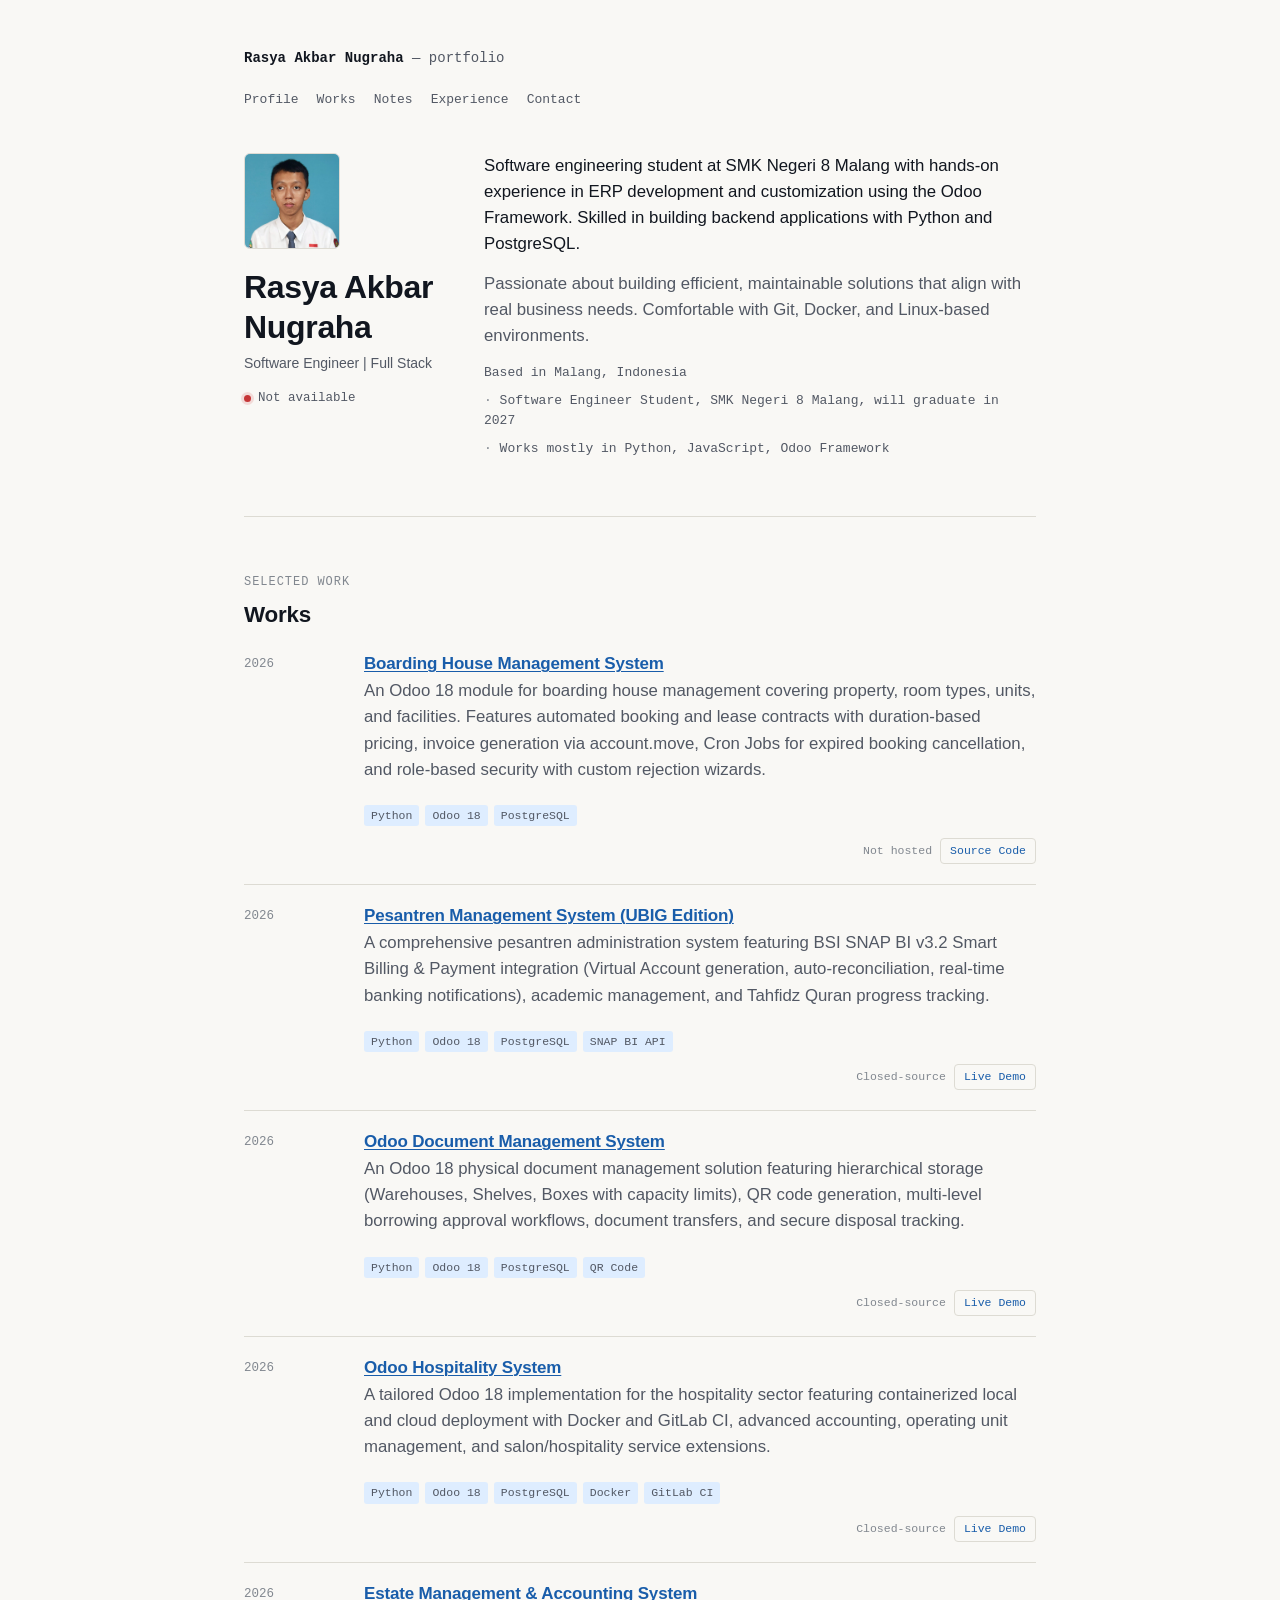
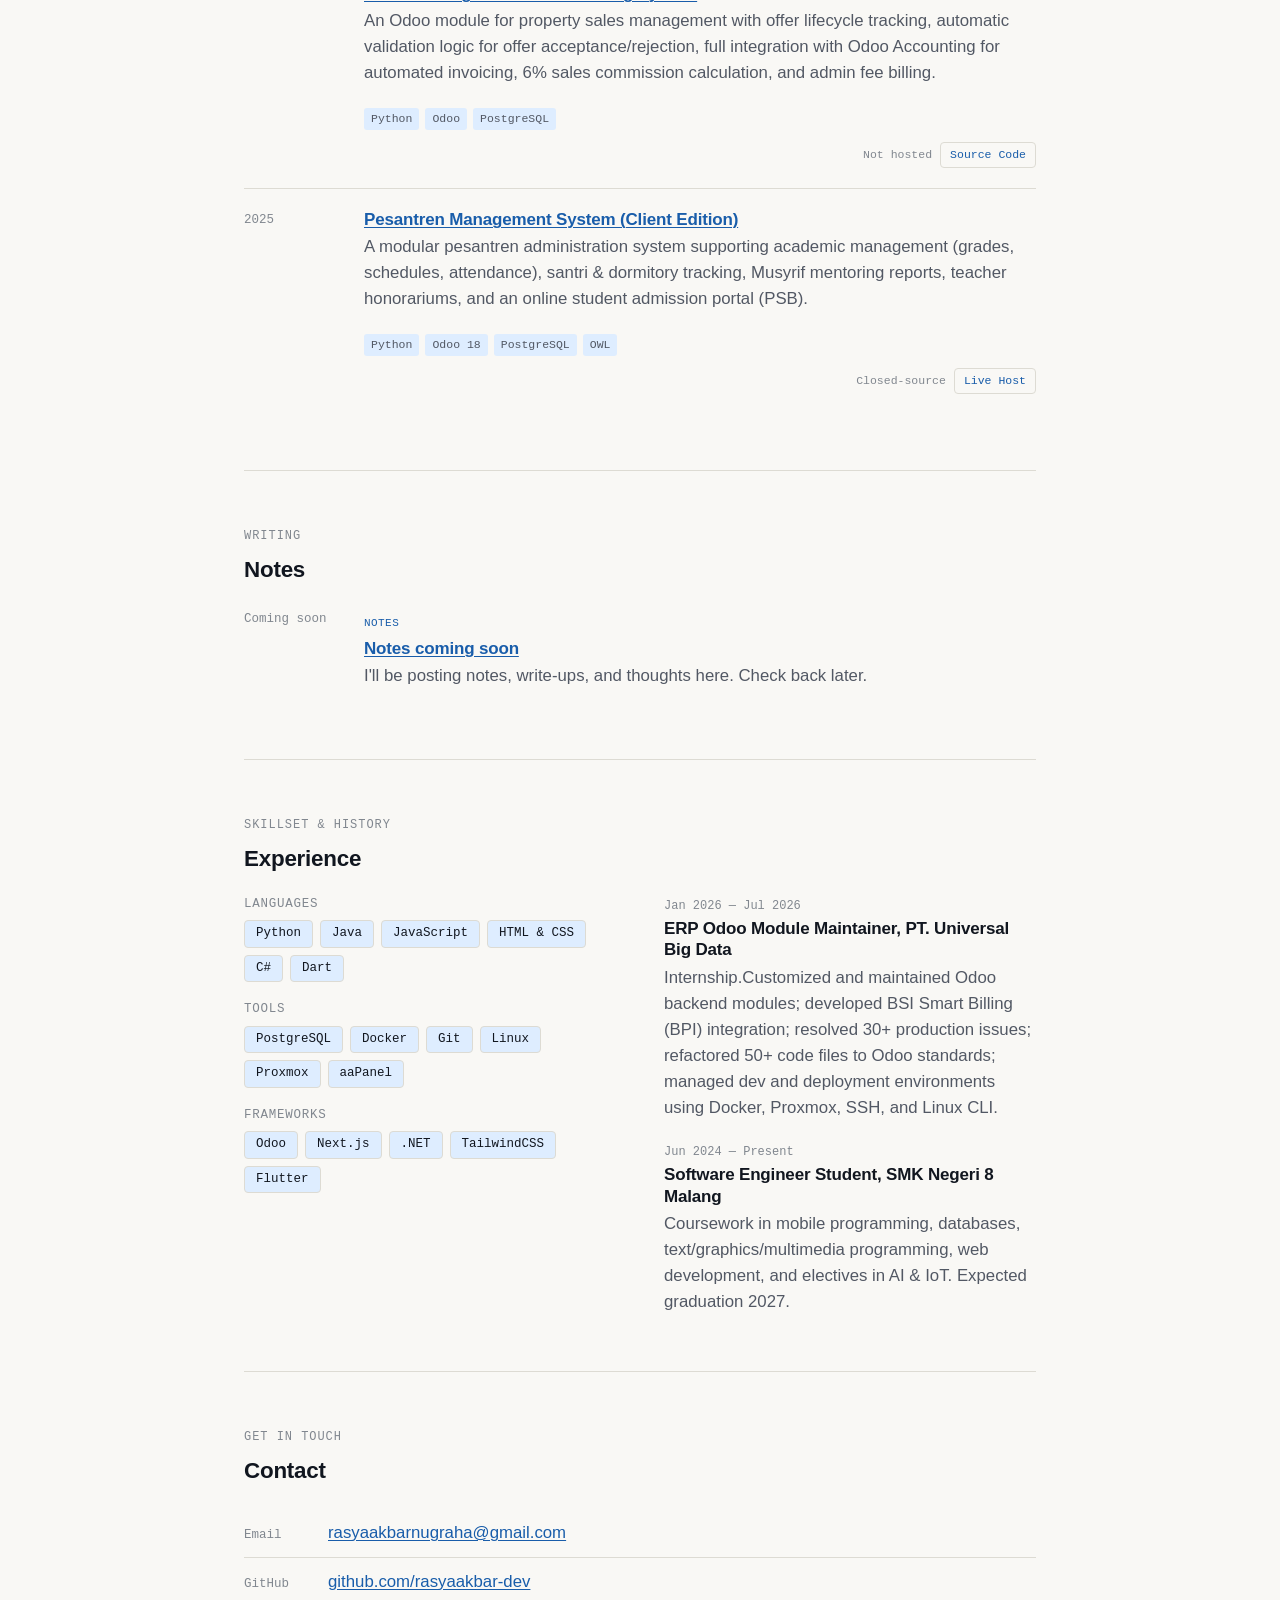
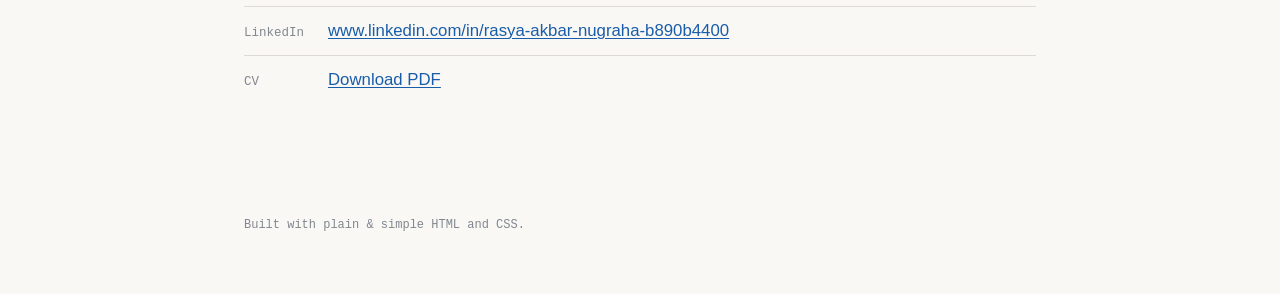
<file: index.html>
<!DOCTYPE html>
<html lang="en">

    <head>
        <meta charset="UTF-8">
        <meta name="viewport" content="width=device-width, initial-scale=1.0">

        <title>Rasya Akbar Nugraha | Software Engineer</title>
        <meta name="description"
            content="Portfolio of Rasya Akbar Nugraha, a software engineering student specializing in ERP development with Odoo, full-stack applications, and backend systems.">
        <meta name="author" content="Rasya Akbar Nugraha">
        <meta name="keywords"
            content="portfolio, software engineer, Odoo, ERP, Python, PostgreSQL, full stack, Rasya Akbar Nugraha">

        <meta name="color-scheme" content="light dark">
        <link href="home.css" rel="stylesheet">
        <link rel="icon" href="assets/img/favicon.ico">

        <meta property="og:title" content="Rasya Akbar Nugraha | Software Engineer">
        <meta property="og:description"
            content="Portfolio of Rasya Akbar Nugraha, a software engineering student specializing in ERP development with Odoo, full-stack applications, and backend systems.">
        <meta property="og:type" content="website">
        <meta property="og:image" content="assets/img/profile.jpg">
    </head>

    <body>

        <a href="#main">Skip to content</a>

        <header>
            <p><strong>Rasya Akbar Nugraha</strong> — portfolio</p>
        </header>

        <nav aria-label="Section navigation">
            <a href="#profile">Profile</a>
            <a href="#works">Works</a>
            <a href="#notes">Notes</a>
            <a href="#experience">Experience</a>
            <a href="#contact">Contact</a>
        </nav>

        <main id="main">

            <!-- 1. PROFILE -->
            <section id="profile" aria-labelledby="profile-heading">
                <div>
                    <div aria-hidden="true">
                        <img src="assets/img/profile.jpg" alt="Rasya Akbar Nugraha" onerror="this.style.display='none'">
                    </div>
                    <div>
                        <h1 id="profile-heading">Rasya Akbar Nugraha</h1>
                        <p>Software Engineer | Full Stack</p>
                    </div>
                    <span>Not available</span>
                </div>

                <div>
                    <p>
                        Software engineering student at SMK Negeri 8 Malang with hands-on experience in
                        ERP development and customization using the Odoo Framework. Skilled in building
                        backend applications with Python and PostgreSQL.
                    </p>
                    <p>
                        Passionate about building efficient, maintainable solutions that align with real
                        business needs. Comfortable with Git, Docker, and Linux-based environments.
                    </p>
                    <ul>
                        <li>Based in Malang, Indonesia</li>
                        <li>Software Engineer Student, SMK Negeri 8 Malang, will graduate in 2027</li>
                        <li>Works mostly in Python, JavaScript, Odoo Framework</li>
                    </ul>
                </div>
            </section>

            <!-- 2. WORKS -->
            <section id="works" aria-labelledby="works-heading">
                <p>Selected work</p>
                <h2 id="works-heading">Works</h2>

                <article>
                    <span>2026</span>
                    <div>
                        <h3><a href="#">Boarding House Management System</a></h3>
                        <p>
                            An Odoo 18 module for boarding house management covering property, room types,
                            units, and facilities. Features automated booking and lease contracts with
                            duration-based pricing, invoice generation via account.move, Cron Jobs for
                            expired booking cancellation, and role-based security with custom rejection wizards.
                        </p>
                        <ul>
                            <li>Python</li>
                            <li>Odoo 18</li>
                            <li>PostgreSQL</li>
                        </ul>
                        <div>
                            <span>Not hosted</span>
                            <a href="https://github.com/rasyaakbar-dev/odoo-module" target="_blank"
                                rel="noopener noreferrer">Source Code</a>
                        </div>
                    </div>
                </article>

                <article>
                    <span>2026</span>
                    <div>
                        <h3><a href="https://aplikasi.dqi.ac.id" target="_blank" rel="noopener noreferrer">Pesantren
                                Management System (UBIG Edition)</a></h3>
                        <p>
                            A comprehensive pesantren administration system featuring BSI SNAP BI v3.2 Smart Billing
                            &amp; Payment integration (Virtual Account generation, auto-reconciliation, real-time
                            banking notifications), academic management, and Tahfidz Quran progress tracking.
                        </p>
                        <ul>
                            <li>Python</li>
                            <li>Odoo 18</li>
                            <li>PostgreSQL</li>
                            <li>SNAP BI API</li>
                        </ul>
                        <div>
                            <span>Closed-source</span>
                            <a href="https://aplikasi.dqi.ac.id" target="_blank" rel="noopener noreferrer">Live Demo</a>
                        </div>
                    </div>
                </article>

                <article>
                    <span>2026</span>
                    <div>
                        <h3><a href="https://odoo-dokumentasi.ubig.web.id" target="_blank"
                                rel="noopener noreferrer">Odoo Document Management System</a></h3>
                        <p>
                            An Odoo 18 physical document management solution featuring hierarchical storage (Warehouses,
                            Shelves, Boxes with capacity limits), QR code generation, multi-level borrowing approval
                            workflows, document transfers, and secure disposal tracking.
                        </p>
                        <ul>
                            <li>Python</li>
                            <li>Odoo 18</li>
                            <li>PostgreSQL</li>
                            <li>QR Code</li>
                        </ul>
                        <div>
                            <span>Closed-source</span>
                            <a href="https://odoo-dokumentasi.ubig.web.id" target="_blank"
                                rel="noopener noreferrer">Live Demo</a>
                        </div>
                    </div>
                </article>

                <article>
                    <span>2026</span>
                    <div>
                        <h3><a href="https://odoo-hospitality.ubig.web.id" target="_blank"
                                rel="noopener noreferrer">Odoo Hospitality System</a></h3>
                        <p>
                            A tailored Odoo 18 implementation for the hospitality sector featuring containerized local
                            and cloud deployment with Docker and GitLab CI, advanced accounting, operating unit
                            management, and salon/hospitality service extensions.
                        </p>
                        <ul>
                            <li>Python</li>
                            <li>Odoo 18</li>
                            <li>PostgreSQL</li>
                            <li>Docker</li>
                            <li>GitLab CI</li>
                        </ul>
                        <div>
                            <span>Closed-source</span>
                            <a href="https://odoo-hospitality.ubig.web.id" target="_blank"
                                rel="noopener noreferrer">Live Demo</a>
                        </div>
                    </div>
                </article>

                <article>
                    <span>2026</span>
                    <div>
                        <h3><a href="#">Estate Management &amp; Accounting System</a></h3>
                        <p>
                            An Odoo module for property sales management with offer lifecycle tracking,
                            automatic validation logic for offer acceptance/rejection, full integration
                            with Odoo Accounting for automated invoicing, 6% sales commission calculation,
                            and admin fee billing.
                        </p>
                        <ul>
                            <li>Python</li>
                            <li>Odoo</li>
                            <li>PostgreSQL</li>
                        </ul>
                        <div>
                            <span>Not hosted</span>
                            <a href="https://github.com/rasyaakbar-dev/odoo-module" target="_blank"
                                rel="noopener noreferrer">Source Code</a>
                        </div>
                    </div>
                </article>

                <article>
                    <span>2025</span>
                    <div>
                        <h3><a href="https://odoo-pesantren.ubig.web.id" target="_blank"
                                rel="noopener noreferrer">Pesantren Management System (Client Edition)</a></h3>
                        <p>
                            A modular pesantren administration system supporting academic management (grades, schedules,
                            attendance), santri &amp; dormitory tracking, Musyrif mentoring reports, teacher
                            honorariums, and an online student admission portal (PSB).
                        </p>
                        <ul>
                            <li>Python</li>
                            <li>Odoo 18</li>
                            <li>PostgreSQL</li>
                            <li>OWL</li>
                        </ul>
                        <div>
                            <span>Closed-source</span>
                            <a href="https://odoo-pesantren.ubig.web.id" target="_blank" rel="noopener noreferrer">Live
                                Host</a>
                        </div>
                    </div>
                </article>

            </section>

            <!-- 3. NOTES -->
            <section id="notes" aria-labelledby="notes-heading">
                <p>Writing</p>
                <h2 id="notes-heading">Notes</h2>

                <article>
                    <span>Coming soon</span>
                    <div>
                        <span>Notes</span>
                        <h3><a href="#">Notes coming soon</a></h3>
                        <p>I'll be posting notes, write-ups, and thoughts here. Check back later.</p>
                    </div>
                </article>
            </section>

            <!-- 4. EXPERIENCE -->
            <section id="experience" aria-labelledby="experience-heading">
                <p>Skillset &amp; history</p>
                <h2 id="experience-heading">Experience</h2>

                <div>
                    <div>
                        <div>
                            <h3>Languages</h3>
                            <ul>
                                <li>Python</li>
                                <li>Java</li>
                                <li>JavaScript</li>
                                <li>HTML &amp; CSS</li>
                                <li>C#</li>
                                <li>Dart</li>
                            </ul>
                        </div>
                        <div>
                            <h3>Tools</h3>
                            <ul>
                                <li>PostgreSQL</li>
                                <li>Docker</li>
                                <li>Git</li>
                                <li>Linux</li>
                                <li>Proxmox</li>
                                <li>aaPanel</li>
                            </ul>
                        </div>
                        <div>
                            <h3>Frameworks</h3>
                            <ul>
                                <li>Odoo</li>
                                <li>Next.js</li>
                                <li>.NET</li>
                                <li>TailwindCSS</li>
                                <li>Flutter</li>
                            </ul>
                        </div>
                    </div>

                    <div>
                        <article>
                            <span>Jan 2026 — Jul 2026</span>
                            <h3>ERP Odoo Module Maintainer, PT. Universal Big Data</h3>
                            <p>Internship.Customized and maintained Odoo backend modules; developed BSI
                                Smart Billing (BPI) integration; resolved 30+ production issues; refactored 50+ code
                                files to Odoo standards; managed dev and deployment environments using Docker, Proxmox,
                                SSH, and Linux CLI.</p>
                        </article>
                        <article>
                            <span>Jun 2024 — Present</span>
                            <h3>Software Engineer Student, SMK Negeri 8 Malang</h3>
                            <p>Coursework in mobile programming, databases, text/graphics/multimedia programming, web
                                development, and electives in AI &amp; IoT. Expected graduation 2027.</p>
                        </article>
                    </div>
                </div>
            </section>

            <!-- 5. CONTACT -->
            <section id="contact" aria-labelledby="contact-heading">
                <p>Get in touch</p>
                <h2 id="contact-heading">Contact</h2>

                <ul>
                    <li>
                        <span>Email</span>
                        <a href="mailto:rasyaakbarnugraha@gmail.com">rasyaakbarnugraha@gmail.com</a>
                    </li>
                    <li>
                        <span>GitHub</span>
                        <a href="https://github.com/rasyaakbar-dev" target="_blank"
                            rel="noopener noreferrer">github.com/rasyaakbar-dev</a>
                    </li>
                    <li>
                        <span>LinkedIn</span>
                        <a href="https://www.linkedin.com/in/rasya-akbar-nugraha-b890b4400" target="_blank"
                            rel="noopener noreferrer">www.linkedin.com/in/rasya-akbar-nugraha-b890b4400</a>
                    </li>
                    <li>
                        <span>CV</span>
                        <a href="assets/doc/rasya-akbar-nugraha-cv.pdf" target="_blank"
                            rel="noopener noreferrer">Download PDF</a>
                    </li>
                </ul>
            </section>

        </main>

        <footer>
            Built with plain & simple HTML and CSS.
        </footer>

    </body>

</html>
</file>
<file: home.css>
/* ============ LAYER ORDER ============ */
@layer reset, tokens, base, layout, components;

/* ============ RESET ============ */
@layer reset {

    *,
    *::before,
    *::after {
        box-sizing: border-box;
    }

    html {
        -webkit-text-size-adjust: 100%;
    }

    body {
        margin: 0;
    }

    ul {
        margin: 0;
        padding: 0;
        list-style: none;
    }

    img {
        max-width: 100%;
        display: block;
    }
}

/* ============ DESIGN TOKENS ============ */
@layer tokens {
    :root {
        color-scheme: light dark;

        --font-mono: 'JetBrains Mono', ui-monospace, 'SFMono-Regular', Menlo, Consolas, monospace;
        --font-sans: -apple-system, BlinkMacSystemFont, 'Inter', 'Segoe UI', Roboto, sans-serif;

        --max: 840px;
        --gutter: clamp(16px, 4vw, 24px);

        /* Each token carries its light value and dark value via light-dark().
         Requires color-scheme: light dark (set above) to activate. */
        --bg: light-dark(oklch(98% 0.004 95), oklch(16% 0.002 0));
        --fg: light-dark(oklch(20% 0.02 260), oklch(92% 0.004 0));
        --fg-muted: light-dark(oklch(46% 0.02 260), oklch(66% 0.004 0));
        --fg-faint: light-dark(oklch(62% 0.015 260), oklch(50% 0.004 0));
        --border: light-dark(oklch(89% 0.01 90), oklch(30% 0.004 0));
        --accent: light-dark(oklch(48% 0.14 255), oklch(78% 0.13 255));
        --accent-bg: light-dark(oklch(94% 0.03 255), oklch(28% 0.05 255));
        --status: light-dark(oklch(55% 0.18 25), oklch(68% 0.20 25));
        --status-ring: light-dark(oklch(55% 0.18 25 / 15%), oklch(68% 0.20 25 / 18%));
    }
}

/* ============ BASE ============ */
@layer base {
    body {
        background: var(--bg);
        color: var(--fg);
        font-family: var(--font-sans);
        font-size: clamp(0.95rem, 0.85rem + 0.3vw, 1.05rem);
        line-height: 1.55;
        min-height: 100dvh;
        -webkit-font-smoothing: antialiased;
    }

    a {
        color: var(--accent);
        text-decoration-thickness: 1px;
        text-underline-offset: 2px;

        &:hover {
            text-decoration-thickness: 2px;
        }

        &:focus-visible {
            outline: 2px solid var(--accent);
            outline-offset: 2px;
            border-radius: 2px;
        }
    }

    h1,
    h2,
    h3 {
        line-height: 1.25;
        letter-spacing: -0.01em;
        margin: 0;
    }

    p {
        margin: 0 0 14px;

        &:last-child {
            margin-bottom: 0;
        }
    }
}

/* ============ LAYOUT (page skeleton, no classes) ============ */
@layer layout {

    /* skip link: the only <a> that's a direct, first child of <body> */
    body>a:first-child {
        position: absolute;
        left: -9999px;
        top: 0;
        background: var(--fg);
        color: var(--bg);
        padding: 8px 14px;
        z-index: 10;
        font-family: var(--font-mono);
        font-size: 14px;

        &:focus {
            left: var(--gutter);
            top: var(--gutter);
        }
    }

    header {
        max-width: var(--max);
        margin: 0 auto;
        padding: clamp(32px, 6vw, 48px) var(--gutter) 0;

        &>p {
            font-family: var(--font-mono);
            font-size: 14px;
            color: var(--fg-muted);
            margin: 0;

            & strong {
                color: var(--fg);
                font-weight: 600;
            }
        }
    }

    nav {
        max-width: var(--max);
        margin: 20px auto 0;
        padding: 0 var(--gutter);
        display: flex;
        gap: 18px;
        flex-wrap: wrap;
        font-family: var(--font-mono);
        font-size: 13px;

        & a {
            color: var(--fg-muted);
            text-decoration: none;
            padding-bottom: 2px;
            border-bottom: 1px solid transparent;

            &:hover,
            &:focus-visible {
                color: var(--accent);
                border-bottom-color: var(--accent);
            }
        }
    }

    main {
        max-width: var(--max);
        margin: 0 auto;
        padding: 0 var(--gutter) 80px;
    }

    section {
        padding-top: 56px;
        border-top: 1px solid var(--border);
        margin-top: 56px;
        scroll-margin-top: 24px;

        &:first-of-type {
            border-top: none;
            margin-top: 40px;
            padding-top: 0;
        }
    }

    footer {
        max-width: var(--max);
        margin: 0 auto;
        padding: 32px var(--gutter) 60px;
        font-family: var(--font-mono);
        font-size: 12px;
        color: var(--fg-faint);
    }
}

/* ============ COMPONENTS (structural selectors, ~zero classes) ============ */
@layer components {

    /* shared "eyebrow" label + heading, targeted structurally per section */
    :is(#works, #notes, #experience, #contact)>p:first-child {
        font-family: var(--font-mono);
        font-size: 12px;
        color: var(--fg-faint);
        text-transform: uppercase;
        letter-spacing: 0.08em;
        margin: 0 0 10px;
    }

    :is(#works, #notes, #experience, #contact)>h2 {
        font-size: clamp(1.15rem, 1rem + 0.6vw, 1.4rem);
        margin: 0 0 24px;
    }

    /* ---------- 1. Profile ---------- */
    #profile {
        display: grid;
        grid-template-columns: 200px 1fr;
        gap: 40px;

        &>div:first-child {
            display: flex;
            flex-direction: column;
            gap: 14px;

            &>div:first-child {
                /* avatar: portrait photo with RAN initials fallback */
                position: relative;
                overflow: hidden;
                width: 96px;
                height: 96px;
                border-radius: 6px;
                background: var(--accent-bg);
                color: var(--accent);
                display: flex;
                align-items: center;
                justify-content: center;
                font-family: var(--font-mono);
                font-size: clamp(20px, 4vw, 28px);
                font-weight: 600;
                border: 1px solid var(--border);

                /* initials shown when photo is absent or fails to load */
                &::after {
                    content: "RAN";
                }

                /* photo: covers initials when loaded */
                & img {
                    position: absolute;
                    inset: 0;
                    width: 100%;
                    height: 100%;
                    object-fit: cover;
                    object-position: center top;
                    z-index: 1;
                }
            }

            &>div:last-of-type {
                & h1 {
                    font-size: clamp(1.5rem, 1.2rem + 1.2vw, 2rem);
                    margin: 4px 0 6px;
                }

                & p {
                    font-size: 14px;
                    color: var(--fg-muted);
                }
            }

            &>span {
                /* status line, dot is a generated pseudo-element (no extra markup) */
                display: inline-flex;
                align-items: center;
                gap: 7px;
                font-family: var(--font-mono);
                font-size: 12.5px;
                color: var(--fg-muted);
                width: fit-content;

                &::before {
                    content: "";
                    width: 7px;
                    height: 7px;
                    border-radius: 50%;
                    background: var(--status);
                    box-shadow: 0 0 0 3px var(--status-ring);

                    @media (prefers-reduced-motion: no-preference) {
                        animation: pulse 2.4s ease-in-out infinite;
                    }
                }
            }
        }

        &>div:last-child {
            &>p:nth-of-type(2) {
                color: var(--fg-muted);
            }

            &>ul {
                margin: 14px 0 0;
                display: flex;
                flex-wrap: wrap;
                gap: 8px 16px;
                font-family: var(--font-mono);
                font-size: 13px;
                color: var(--fg-muted);

                & li::before {
                    content: "· ";
                    color: var(--fg-faint);
                }

                & li:first-child::before {
                    content: "";
                }
            }
        }
    }

    @keyframes pulse {

        0%,
        100% {
            opacity: 1;
        }

        50% {
            opacity: 0.45;
        }
    }

    /* ---------- 2. Works ---------- */
    #works article {
        padding: 20px 0;
        border-top: 1px solid var(--border);
        display: grid;
        grid-template-columns: 100px 1fr;
        gap: 20px;

        &:first-of-type {
            border-top: none;
            padding-top: 0;
        }

        &>span:first-child {
            font-family: var(--font-mono);
            font-size: 12.5px;
            color: var(--fg-faint);
            padding-top: 2px;
        }

        &>div {
            display: flex;
            flex-direction: column;

            & h3 {
                font-size: 17px;
                font-weight: 600;
                margin: 0 0 4px;
            }

            &>p {
                color: var(--fg-muted);
            }

            & ul {
                margin: 8px 0 0;
                display: flex;
                flex-wrap: wrap;
                gap: 6px;

                & li {
                    font-family: var(--font-mono);
                    font-size: 11.5px;
                    color: var(--fg-muted);
                    background: var(--accent-bg);
                    padding: 2px 7px;
                    border-radius: 3px;
                }
            }

            /* project links / status row */
            &>div {
                margin-top: 12px;
                align-self: flex-end;
                display: flex;
                align-items: center;
                gap: 8px;
                flex-wrap: wrap;

                & a {
                    font-family: var(--font-mono);
                    font-size: 11.5px;
                    color: var(--accent);
                    text-decoration: none;
                    border: 1px solid var(--border);
                    padding: 3px 9px;
                    border-radius: 4px;

                    &:hover {
                        background: var(--accent-bg);
                    }

                    &:focus-visible {
                        outline: 2px solid var(--accent);
                        outline-offset: 2px;
                    }
                }

                & span {
                    font-family: var(--font-mono);
                    font-size: 11.5px;
                    color: var(--fg-faint);
                }
            }
        }
    }

    /* ---------- 3. Notes ---------- */
    #notes article {
        display: grid;
        grid-template-columns: 100px 1fr;
        gap: 20px;
        padding: 14px 0;
        border-top: 1px solid var(--border);

        &:first-of-type {
            border-top: none;
            padding-top: 0;
        }

        &>span:first-child {
            font-family: var(--font-mono);
            font-size: 12.5px;
            color: var(--fg-faint);
            padding-top: 2px;
        }

        &>div {
            &>span {
                font-family: var(--font-mono);
                font-size: 11px;
                color: var(--accent);
                text-transform: uppercase;
                letter-spacing: 0.04em;
            }

            & h3 {
                font-size: 17px;
                font-weight: 600;
                margin: 4px 0 4px;
            }

            & p {
                color: var(--fg-muted);
            }
        }
    }

    /* ---------- 4. Experience ---------- */
    #experience>div {
        display: grid;
        grid-template-columns: 1fr 1fr;
        gap: 48px;

        @media (max-width: 640px) {
            grid-template-columns: 1fr;
            gap: 40px;
        }

        /* skills column */
        &>div:first-child>div {
            margin-bottom: 20px;

            &:last-child {
                margin-bottom: 0;
            }

            & h3 {
                font-family: var(--font-mono);
                font-size: 12.5px;
                color: var(--fg-faint);
                text-transform: uppercase;
                letter-spacing: 0.06em;
                font-weight: 500;
                margin-bottom: 8px;
            }

            & ul {
                display: flex;
                flex-wrap: wrap;
                gap: 7px;

                & li {
                    font-family: var(--font-mono);
                    font-size: 12.5px;
                    color: var(--fg);
                    background: var(--accent-bg);
                    border: 1px solid var(--border);
                    padding: 4px 11px;
                    border-radius: 4px;
                    line-height: 1.4;
                }
            }
        }

        /* history column */
        &>div:last-child article {
            padding-bottom: 22px;

            &:last-child {
                padding-bottom: 0;
            }

            &>span:first-child {
                font-family: var(--font-mono);
                font-size: 12px;
                color: var(--fg-faint);
                display: block;
                margin-bottom: 3px;
            }

            & h3 {
                font-size: 17px;
                font-weight: 600;
                margin: 0 0 4px;
            }

            & p {
                color: var(--fg-muted);
            }
        }
    }

    /* ---------- 5. Contact ---------- */
    #contact ul li {
        display: flex;
        align-items: baseline;
        gap: 14px;
        padding: 11px 0;
        border-top: 1px solid var(--border);

        &:first-child {
            border-top: none;
        }

        &>span:first-child {
            font-family: var(--font-mono);
            font-size: 12.5px;
            color: var(--fg-faint);
            width: 70px;
            flex-shrink: 0;
        }
    }

    @media (max-width: 560px) {
        #profile {
            grid-template-columns: 1fr;
        }

        #works article,
        #notes article {
            grid-template-columns: 1fr;
            gap: 6px;
        }
    }
}
</file>
